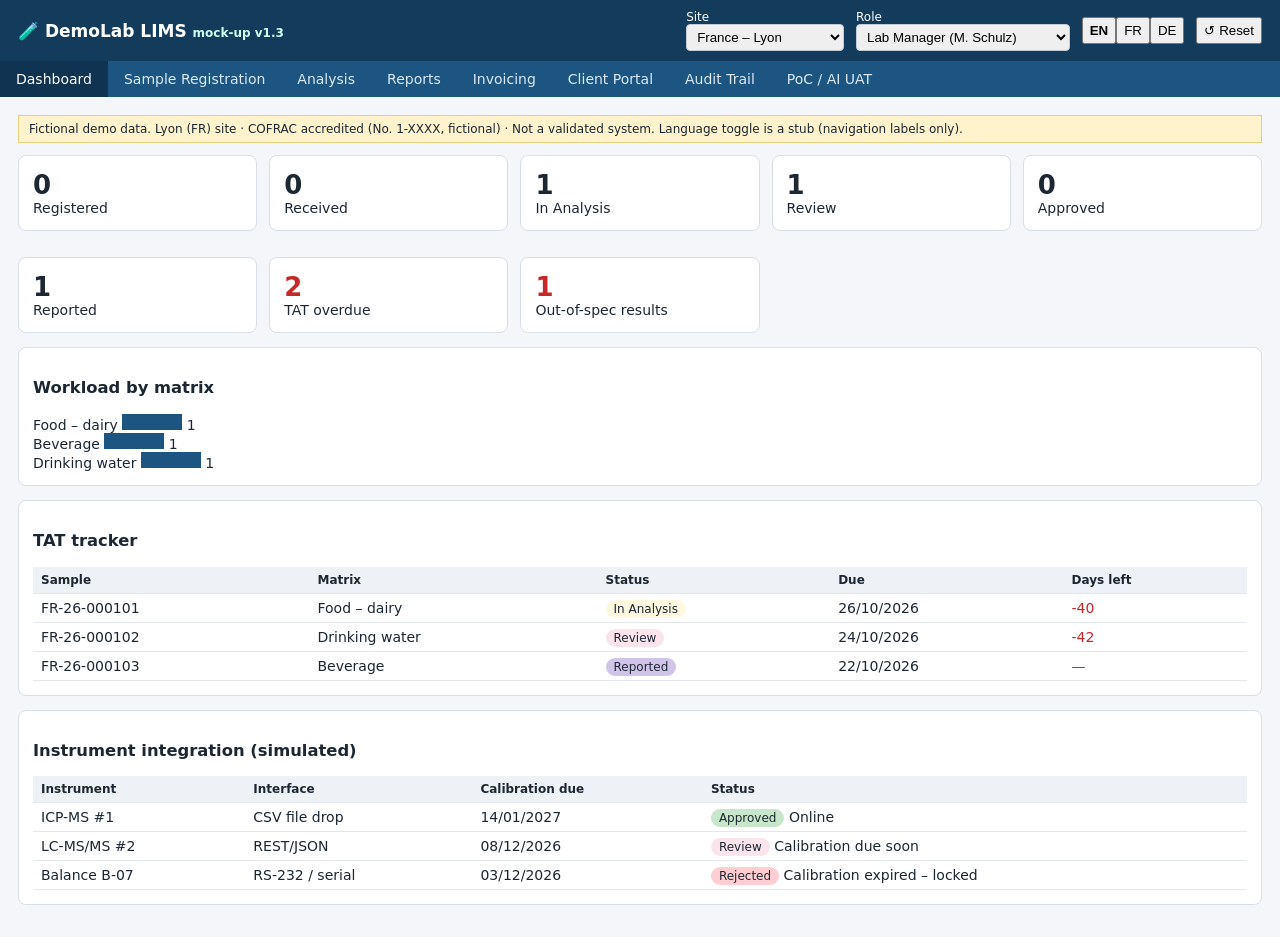
<file: index.html>
<!doctype html><html lang="en"><head><meta charset="utf-8"><meta name="viewport" content="width=device-width,initial-scale=1"><title>DemoLab LIMS – dash</title><link rel="stylesheet" href="style.css"></head>
<body data-page="dash"><main id="main" data-testid="page-dash"></main><script src="data.js"></script><script src="app.js"></script></body></html>
</file>
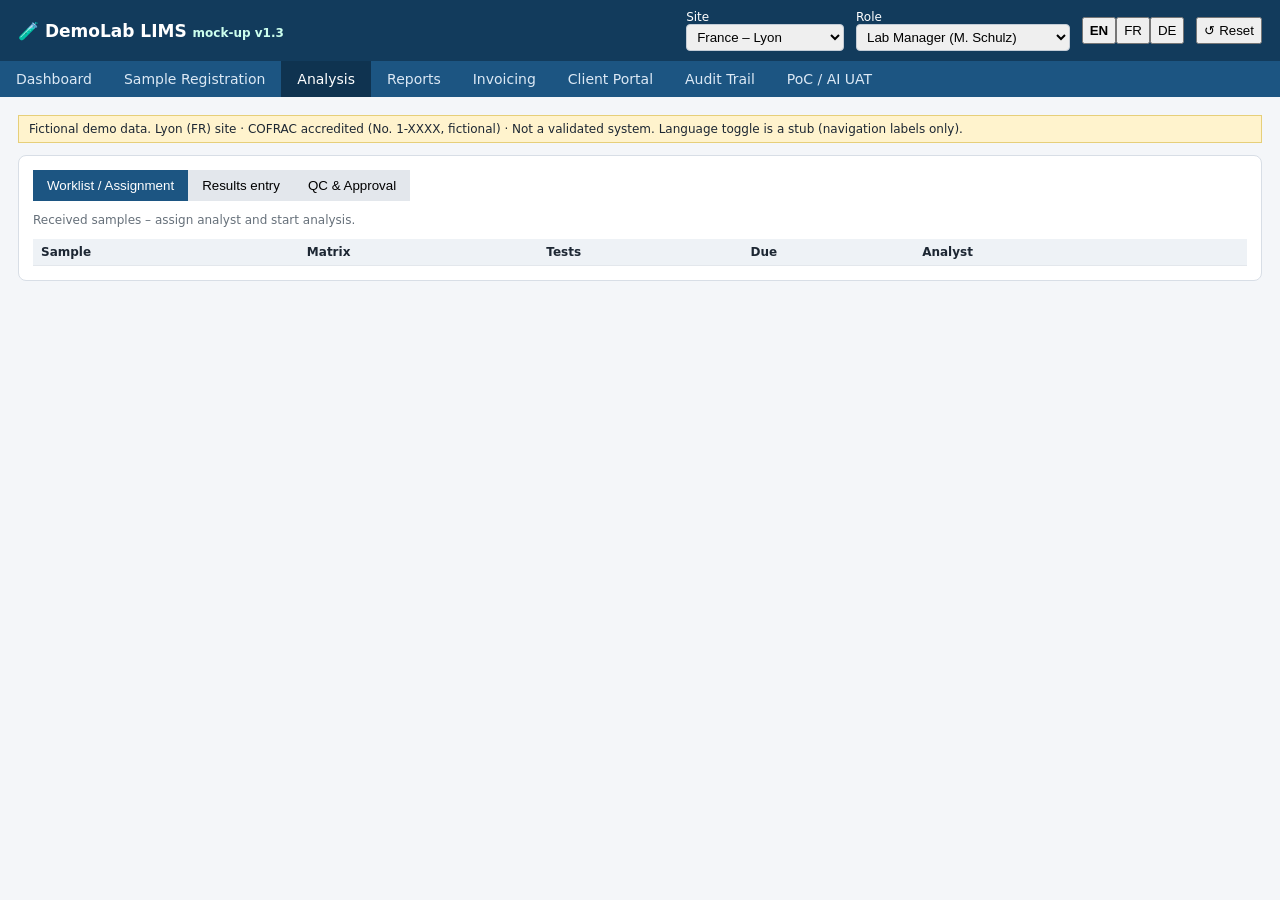
<file: analysis.html>
<!doctype html><html lang="en"><head><meta charset="utf-8"><meta name="viewport" content="width=device-width,initial-scale=1"><title>DemoLab LIMS – analysis</title><link rel="stylesheet" href="style.css"></head>
<body data-page="analysis"><main id="main" data-testid="page-analysis"></main><script src="data.js"></script><script src="app.js"></script></body></html>
</file>
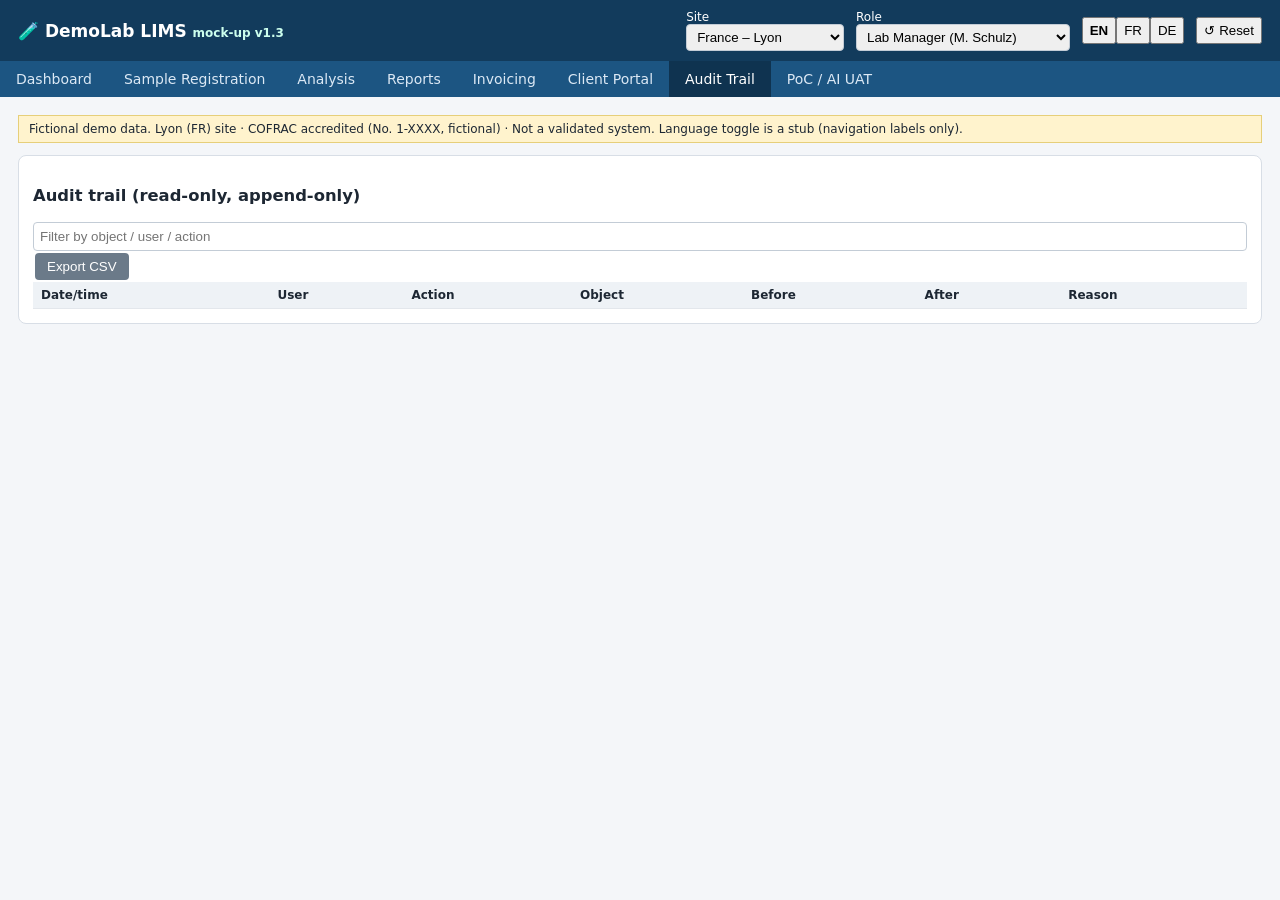
<file: audit.html>
<!doctype html><html lang="en"><head><meta charset="utf-8"><meta name="viewport" content="width=device-width,initial-scale=1"><title>DemoLab LIMS – audit</title><link rel="stylesheet" href="style.css"></head>
<body data-page="audit"><main id="main" data-testid="page-audit"></main><script src="data.js"></script><script src="app.js"></script></body></html>
</file>
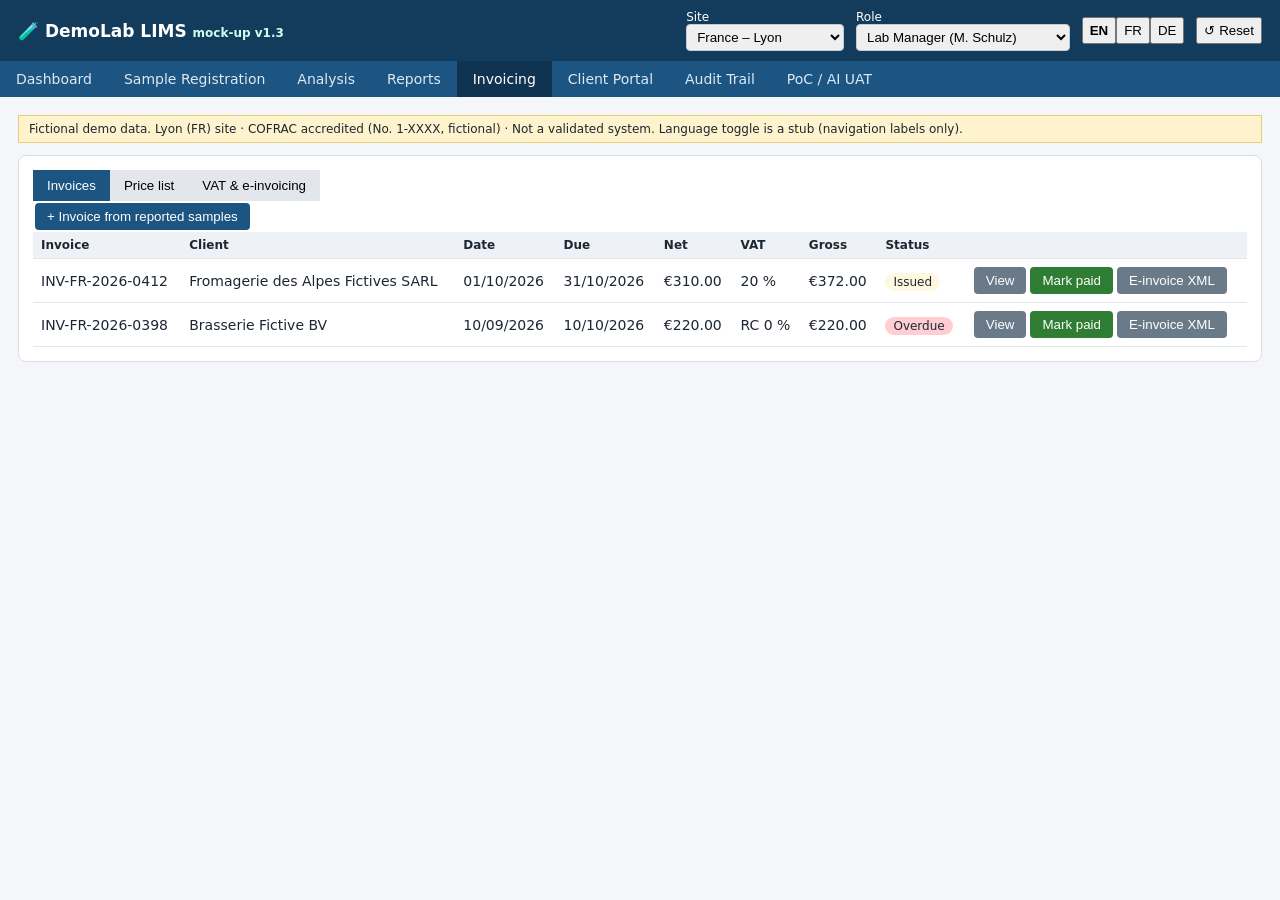
<file: invoicing.html>
<!doctype html><html lang="en"><head><meta charset="utf-8"><meta name="viewport" content="width=device-width,initial-scale=1"><title>DemoLab LIMS – invoicing</title><link rel="stylesheet" href="style.css"></head>
<body data-page="invoicing"><main id="main" data-testid="page-invoicing"></main><script src="data.js"></script><script src="app.js"></script></body></html>
</file>
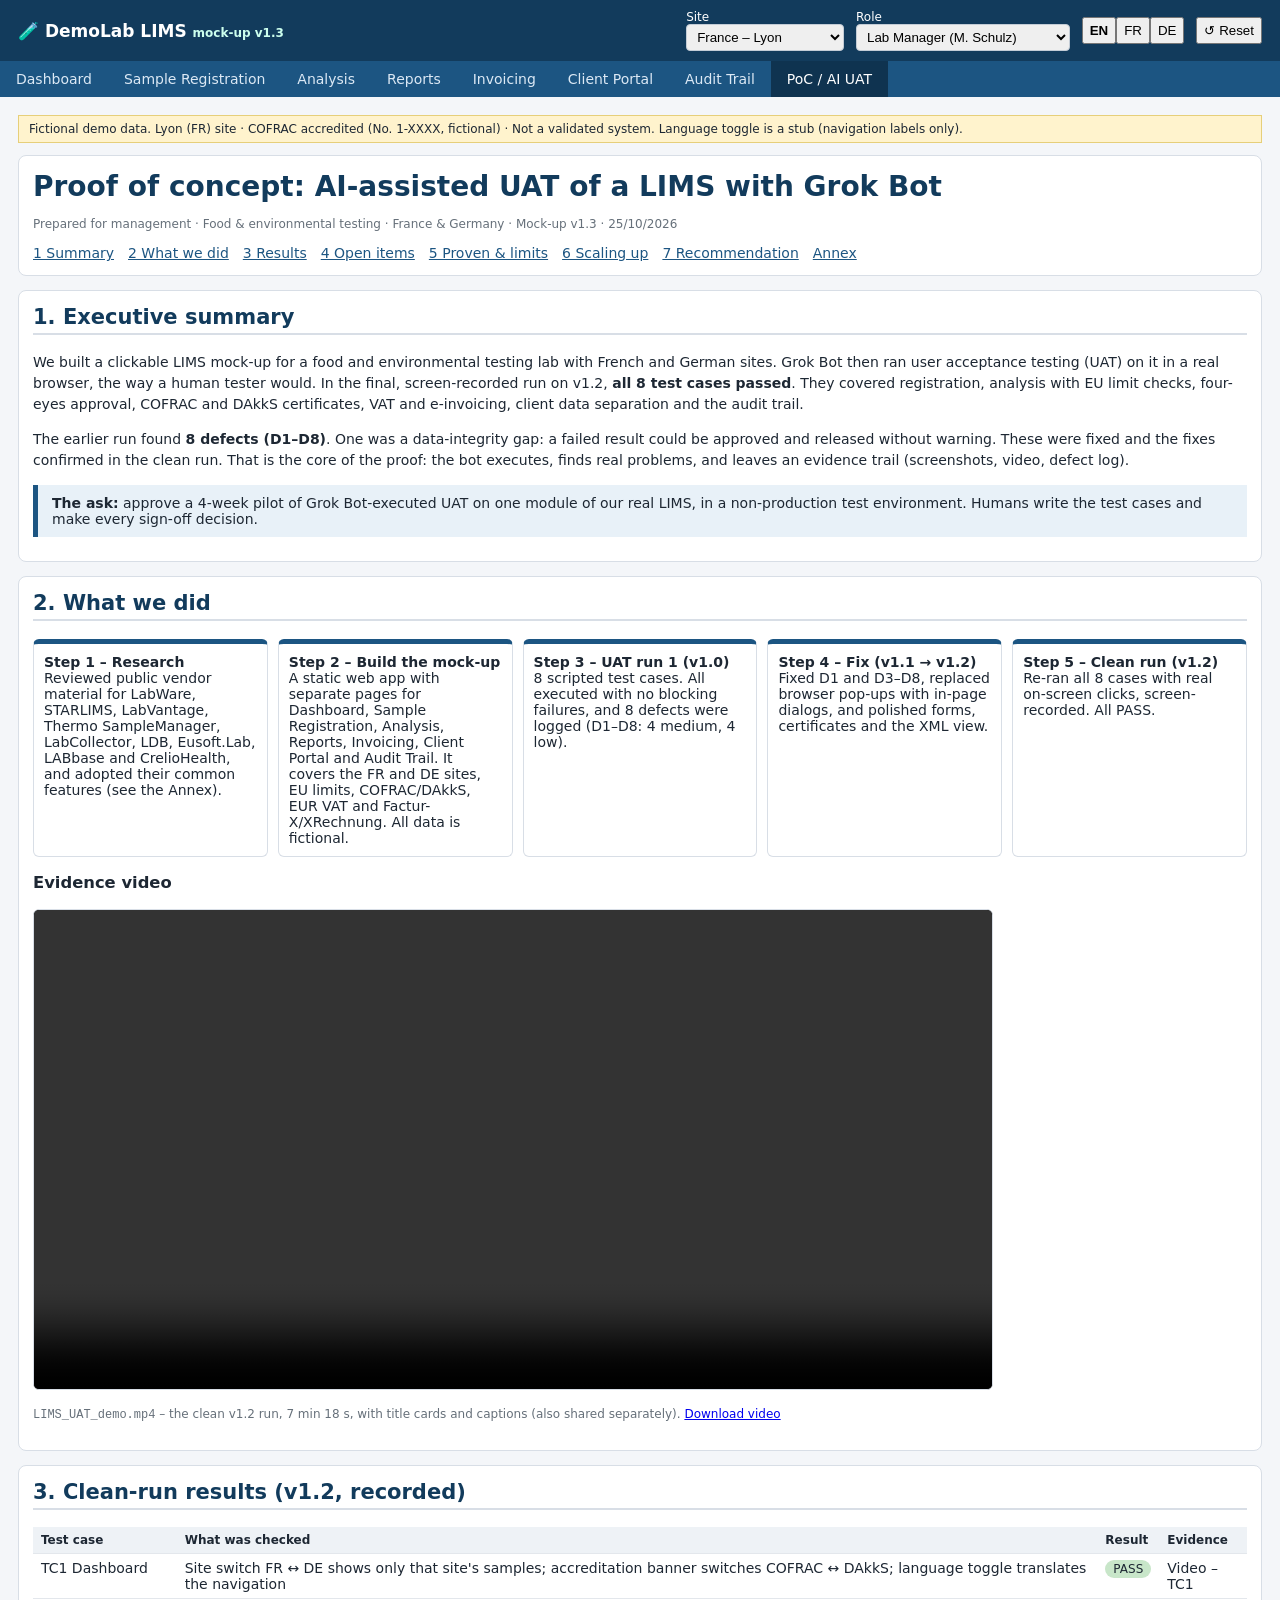
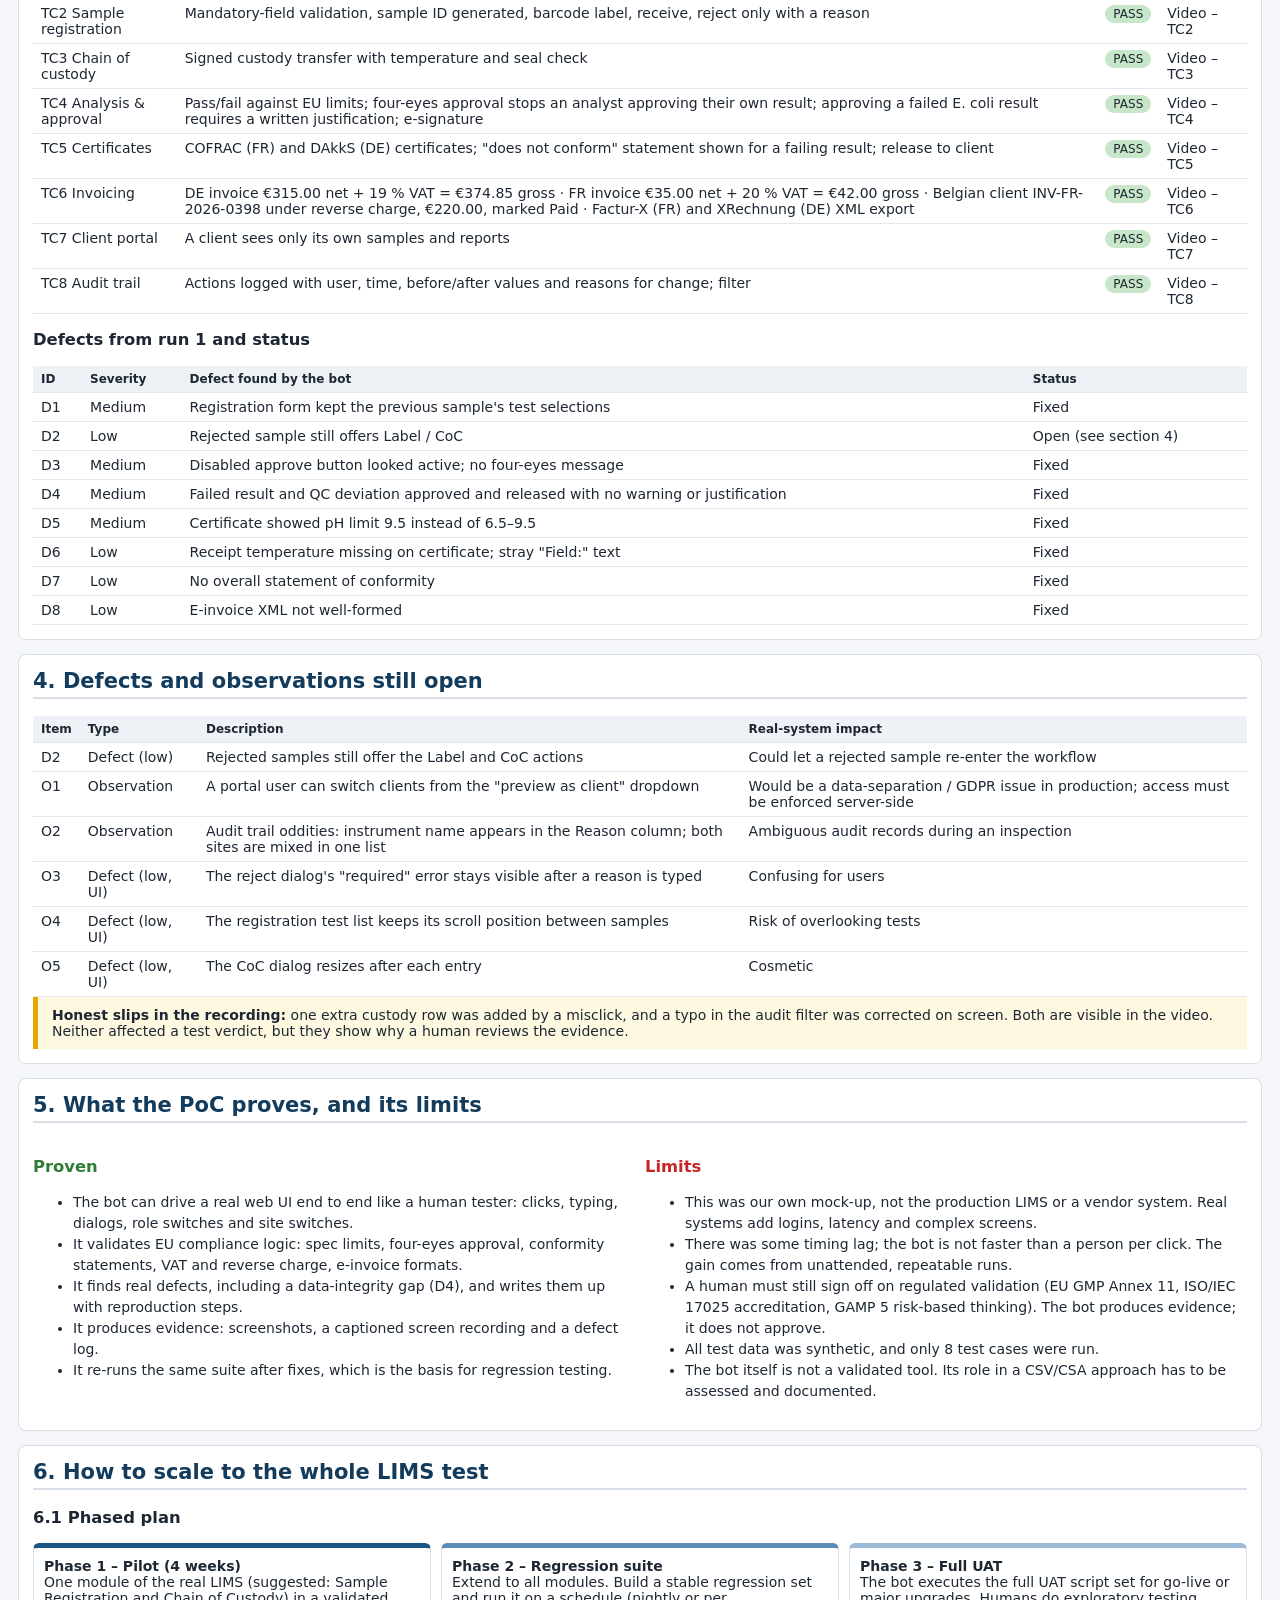
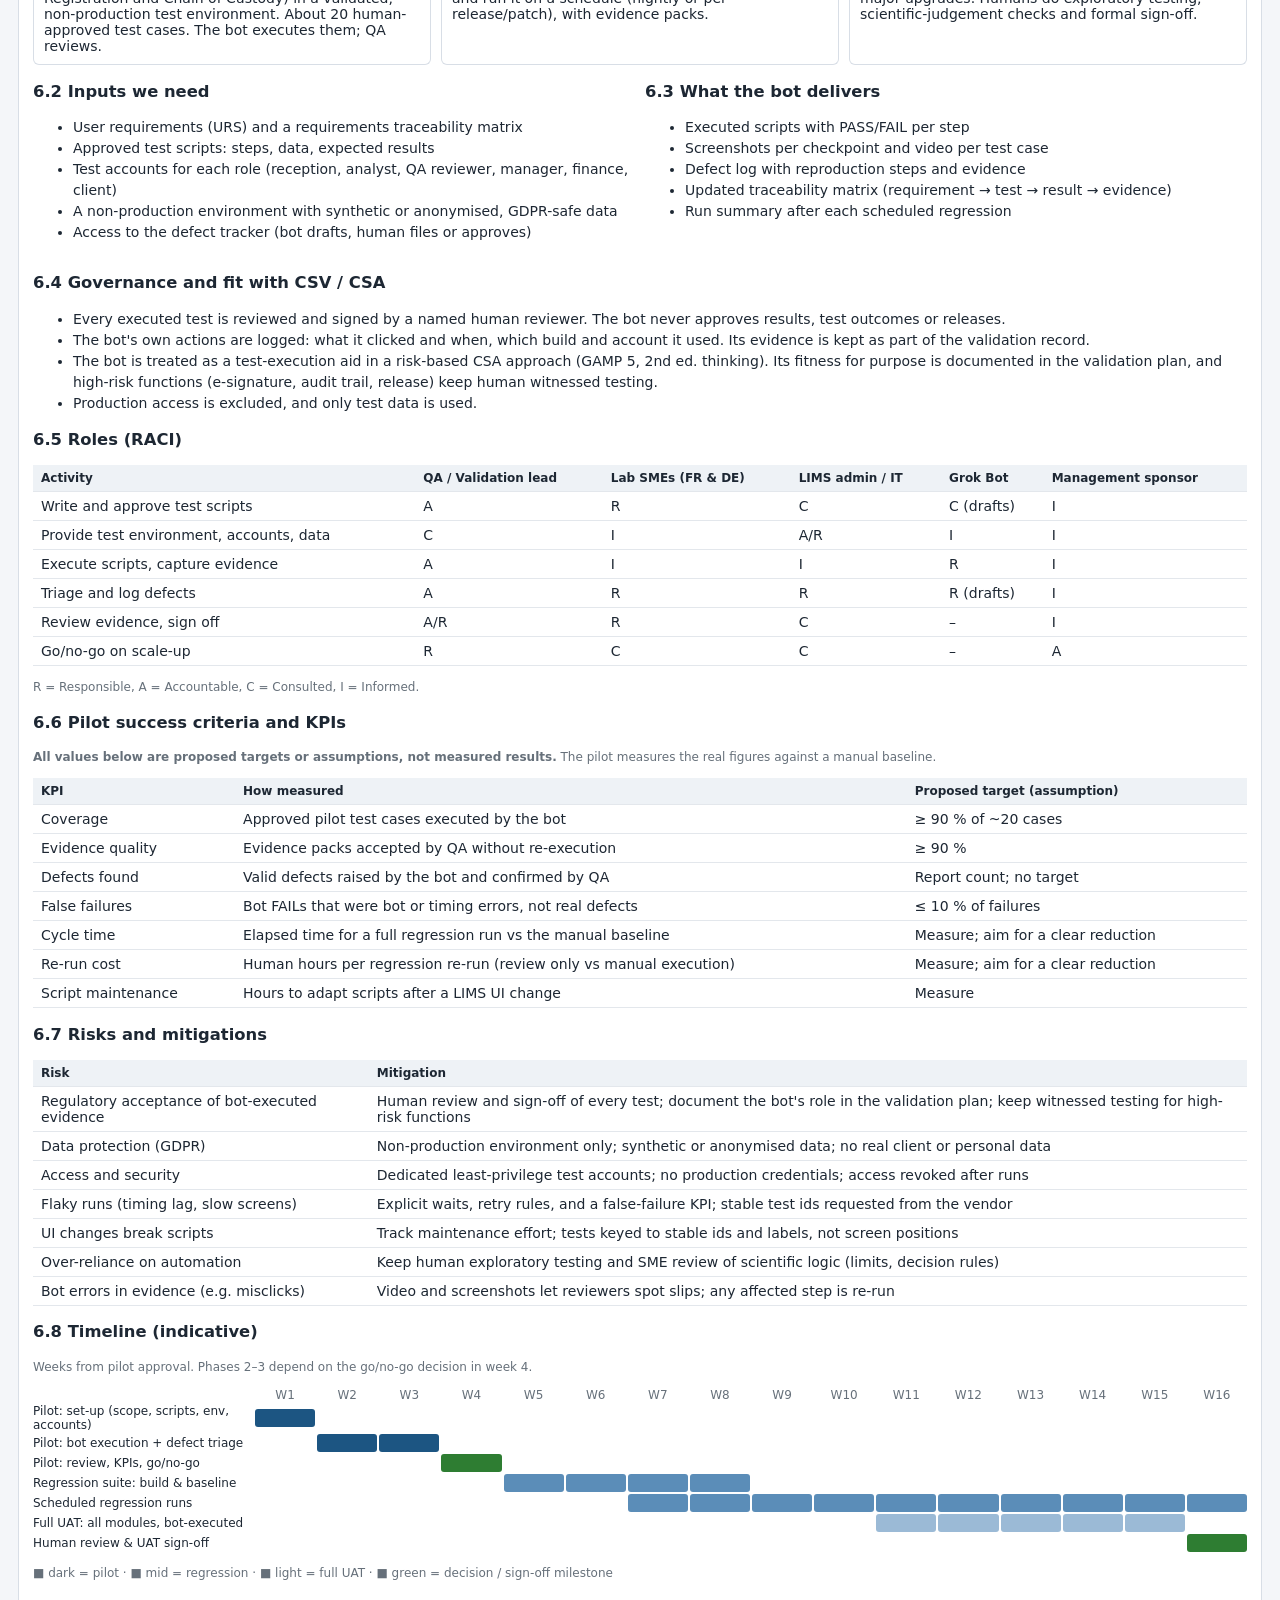
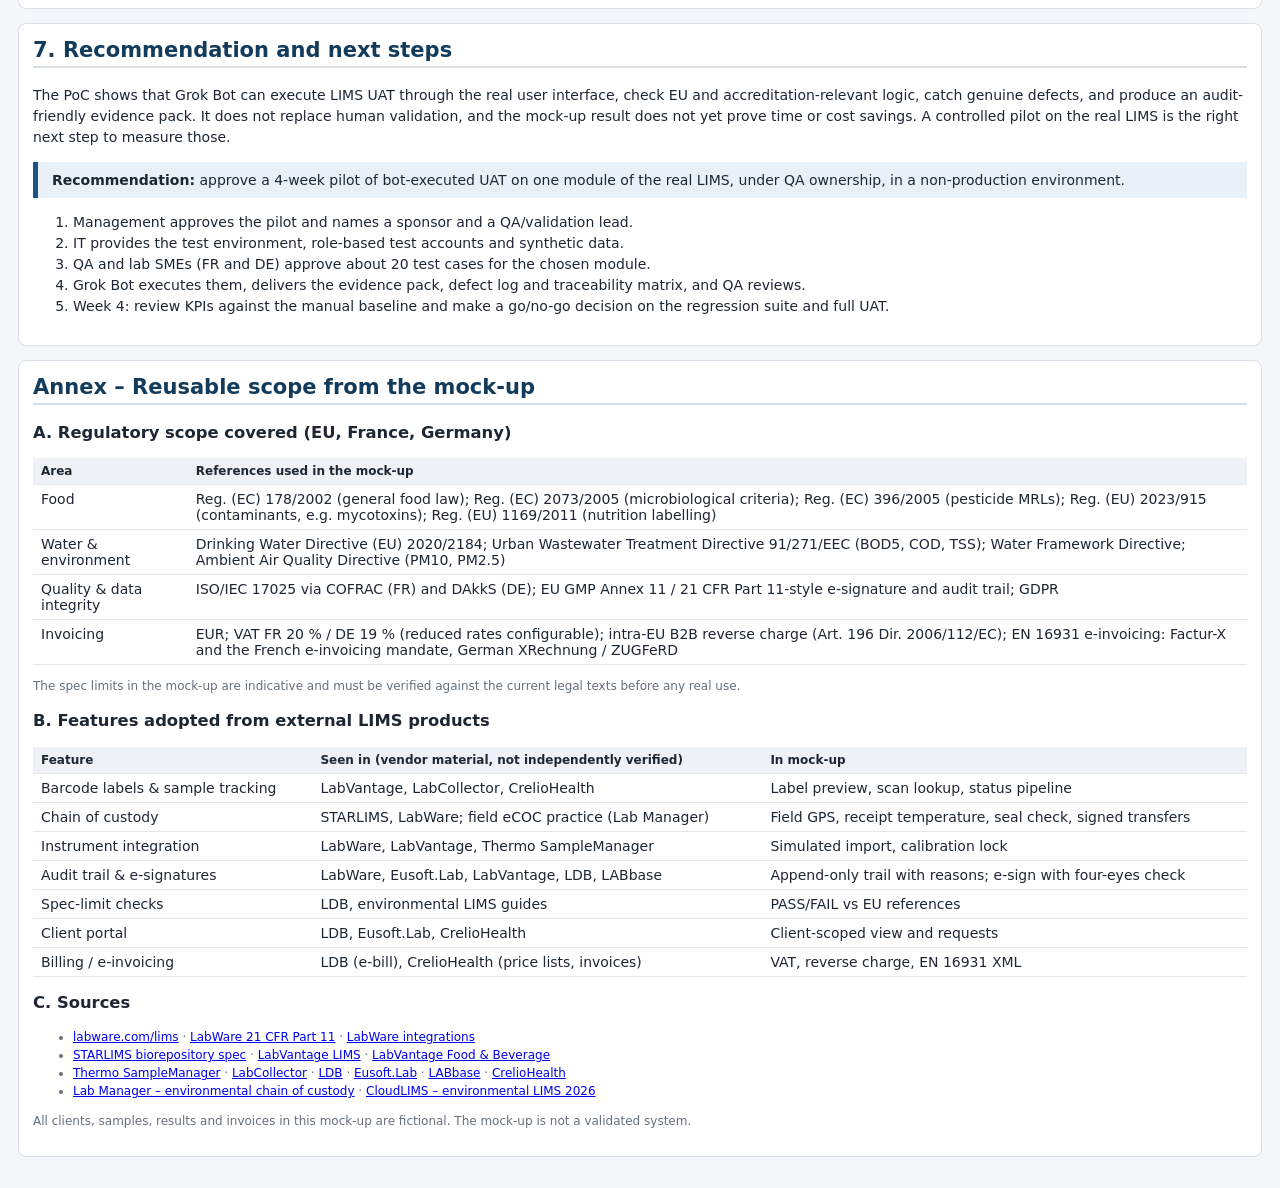
<file: poc.html>
<!doctype html><html lang="en"><head><meta charset="utf-8"><meta name="viewport" content="width=device-width,initial-scale=1"><title>DemoLab LIMS – PoC / AI UAT</title><link rel="stylesheet" href="style.css"></head>
<body data-page="poc"><main id="main" data-testid="page-poc" class="poc">
<div class="card"><h1 style="margin:0 0 6px;color:#123b5c" data-testid="poc-title">Proof of concept: AI-assisted UAT of a LIMS with Grok Bot</h1>
<p class="small">Prepared for management · Food &amp; environmental testing · France &amp; Germany · Mock-up v1.3 · 25/10/2026</p>
<div class="toc" data-testid="poc-toc"><a href="#s1">1 Summary</a><a href="#s2">2 What we did</a><a href="#s3">3 Results</a><a href="#s4">4 Open items</a><a href="#s5">5 Proven &amp; limits</a><a href="#s6">6 Scaling up</a><a href="#s7">7 Recommendation</a><a href="#ref">Annex</a></div></div>

<section class="card" id="s1" data-testid="poc-s1"><h2>1. Executive summary</h2>
<p>We built a clickable LIMS mock-up for a food and environmental testing lab with French and German sites. Grok Bot then ran user acceptance testing (UAT) on it in a real browser, the way a human tester would. In the final, screen-recorded run on v1.2, <b>all 8 test cases passed</b>. They covered registration, analysis with EU limit checks, four-eyes approval, COFRAC and DAkkS certificates, VAT and e-invoicing, client data separation and the audit trail.</p>
<p>The earlier run found <b>8 defects (D1–D8)</b>. One was a data-integrity gap: a failed result could be approved and released without warning. These were fixed and the fixes confirmed in the clean run. That is the core of the proof: the bot executes, finds real problems, and leaves an evidence trail (screenshots, video, defect log).</p>
<div class="ask" data-testid="poc-ask"><b>The ask:</b> approve a 4-week pilot of Grok Bot-executed UAT on one module of our real LIMS, in a non-production test environment. Humans write the test cases and make every sign-off decision.</div></section>

<section class="card" id="s2" data-testid="poc-s2"><h2>2. What we did</h2>
<div class="phase"><div><b>Step 1 – Research</b><br>Reviewed public vendor material for LabWare, STARLIMS, LabVantage, Thermo SampleManager, LabCollector, LDB, Eusoft.Lab, LABbase and CrelioHealth, and adopted their common features (see the Annex).</div>
<div><b>Step 2 – Build the mock-up</b><br>A static web app with separate pages for Dashboard, Sample Registration, Analysis, Reports, Invoicing, Client Portal and Audit Trail. It covers the FR and DE sites, EU limits, COFRAC/DAkkS, EUR VAT and Factur-X/XRechnung. All data is fictional.</div>
<div><b>Step 3 – UAT run 1 (v1.0)</b><br>8 scripted test cases. All executed with no blocking failures, and 8 defects were logged (D1–D8: 4 medium, 4 low).</div>
<div><b>Step 4 – Fix (v1.1 → v1.2)</b><br>Fixed D1 and D3–D8, replaced browser pop-ups with in-page dialogs, and polished forms, certificates and the XML view.</div>
<div><b>Step 5 – Clean run (v1.2)</b><br>Re-ran all 8 cases with real on-screen clicks, screen-recorded. All PASS.</div></div>
<h3>Evidence video</h3>
<video controls preload="metadata" src="media/LIMS_UAT_demo.mp4" data-testid="poc-video" id="poc-video"></video>
<p class="small"><code>LIMS_UAT_demo.mp4</code> – the clean v1.2 run, 7 min 18 s, with title cards and captions (also shared separately). <a href="media/LIMS_UAT_demo.mp4" data-testid="poc-video-link" download>Download video</a></p></section>

<section class="card" id="s3" data-testid="poc-s3"><h2>3. Clean-run results (v1.2, recorded)</h2><div class="tbl"><table data-testid="poc-results-table">
<tr><th>Test case</th><th>What was checked</th><th>Result</th><th>Evidence</th></tr>
<tr><td>TC1 Dashboard</td><td>Site switch FR ↔ DE shows only that site's samples; accreditation banner switches COFRAC ↔ DAkkS; language toggle translates the navigation</td><td><span class="pill s-PASS">PASS</span></td><td>Video – TC1</td></tr>
<tr><td>TC2 Sample registration</td><td>Mandatory-field validation, sample ID generated, barcode label, receive, reject only with a reason</td><td><span class="pill s-PASS">PASS</span></td><td>Video – TC2</td></tr>
<tr><td>TC3 Chain of custody</td><td>Signed custody transfer with temperature and seal check</td><td><span class="pill s-PASS">PASS</span></td><td>Video – TC3</td></tr>
<tr><td>TC4 Analysis &amp; approval</td><td>Pass/fail against EU limits; four-eyes approval stops an analyst approving their own result; approving a failed E. coli result requires a written justification; e-signature</td><td><span class="pill s-PASS">PASS</span></td><td>Video – TC4</td></tr>
<tr><td>TC5 Certificates</td><td>COFRAC (FR) and DAkkS (DE) certificates; "does not conform" statement shown for a failing result; release to client</td><td><span class="pill s-PASS">PASS</span></td><td>Video – TC5</td></tr>
<tr><td>TC6 Invoicing</td><td>DE invoice €315.00 net + 19 % VAT = €374.85 gross · FR invoice €35.00 net + 20 % VAT = €42.00 gross · Belgian client INV-FR-2026-0398 under reverse charge, €220.00, marked Paid · Factur-X (FR) and XRechnung (DE) XML export</td><td><span class="pill s-PASS">PASS</span></td><td>Video – TC6</td></tr>
<tr><td>TC7 Client portal</td><td>A client sees only its own samples and reports</td><td><span class="pill s-PASS">PASS</span></td><td>Video – TC7</td></tr>
<tr><td>TC8 Audit trail</td><td>Actions logged with user, time, before/after values and reasons for change; filter</td><td><span class="pill s-PASS">PASS</span></td><td>Video – TC8</td></tr>
</table></div>
<h3>Defects from run 1 and status</h3><div class="tbl"><table data-testid="poc-defects-fixed">
<tr><th>ID</th><th>Severity</th><th>Defect found by the bot</th><th>Status</th></tr>
<tr><td>D1</td><td>Medium</td><td>Registration form kept the previous sample's test selections</td><td>Fixed</td></tr>
<tr><td>D2</td><td>Low</td><td>Rejected sample still offers Label / CoC</td><td>Open (see section 4)</td></tr>
<tr><td>D3</td><td>Medium</td><td>Disabled approve button looked active; no four-eyes message</td><td>Fixed</td></tr>
<tr><td>D4</td><td>Medium</td><td>Failed result and QC deviation approved and released with no warning or justification</td><td>Fixed</td></tr>
<tr><td>D5</td><td>Medium</td><td>Certificate showed pH limit 9.5 instead of 6.5–9.5</td><td>Fixed</td></tr>
<tr><td>D6</td><td>Low</td><td>Receipt temperature missing on certificate; stray "Field:" text</td><td>Fixed</td></tr>
<tr><td>D7</td><td>Low</td><td>No overall statement of conformity</td><td>Fixed</td></tr>
<tr><td>D8</td><td>Low</td><td>E-invoice XML not well-formed</td><td>Fixed</td></tr></table></div></section>

<section class="card" id="s4" data-testid="poc-s4"><h2>4. Defects and observations still open</h2><div class="tbl"><table data-testid="poc-open-table">
<tr><th>Item</th><th>Type</th><th>Description</th><th>Real-system impact</th></tr>
<tr><td>D2</td><td>Defect (low)</td><td>Rejected samples still offer the Label and CoC actions</td><td>Could let a rejected sample re-enter the workflow</td></tr>
<tr><td>O1</td><td>Observation</td><td>A portal user can switch clients from the "preview as client" dropdown</td><td>Would be a data-separation / GDPR issue in production; access must be enforced server-side</td></tr>
<tr><td>O2</td><td>Observation</td><td>Audit trail oddities: instrument name appears in the Reason column; both sites are mixed in one list</td><td>Ambiguous audit records during an inspection</td></tr>
<tr><td>O3</td><td>Defect (low, UI)</td><td>The reject dialog's "required" error stays visible after a reason is typed</td><td>Confusing for users</td></tr>
<tr><td>O4</td><td>Defect (low, UI)</td><td>The registration test list keeps its scroll position between samples</td><td>Risk of overlooking tests</td></tr>
<tr><td>O5</td><td>Defect (low, UI)</td><td>The CoC dialog resizes after each entry</td><td>Cosmetic</td></tr></table></div>
<div class="warnbox" data-testid="poc-slips"><b>Honest slips in the recording:</b> one extra custody row was added by a misclick, and a typo in the audit filter was corrected on screen. Both are visible in the video. Neither affected a test verdict, but they show why a human reviews the evidence.</div></section>

<section class="card" id="s5" data-testid="poc-s5"><h2>5. What the PoC proves, and its limits</h2>
<div class="row"><div><h3 style="color:#2e7d32">Proven</h3><ul>
<li>The bot can drive a real web UI end to end like a human tester: clicks, typing, dialogs, role switches and site switches.</li>
<li>It validates EU compliance logic: spec limits, four-eyes approval, conformity statements, VAT and reverse charge, e-invoice formats.</li>
<li>It finds real defects, including a data-integrity gap (D4), and writes them up with reproduction steps.</li>
<li>It produces evidence: screenshots, a captioned screen recording and a defect log.</li>
<li>It re-runs the same suite after fixes, which is the basis for regression testing.</li></ul></div>
<div><h3 style="color:#c62828">Limits</h3><ul>
<li>This was our own mock-up, not the production LIMS or a vendor system. Real systems add logins, latency and complex screens.</li>
<li>There was some timing lag; the bot is not faster than a person per click. The gain comes from unattended, repeatable runs.</li>
<li>A human must still sign off on regulated validation (EU GMP Annex 11, ISO/IEC 17025 accreditation, GAMP 5 risk-based thinking). The bot produces evidence; it does not approve.</li>
<li>All test data was synthetic, and only 8 test cases were run.</li>
<li>The bot itself is not a validated tool. Its role in a CSV/CSA approach has to be assessed and documented.</li></ul></div></div></section>

<section class="card" id="s6" data-testid="poc-s6"><h2>6. How to scale to the whole LIMS test</h2>
<h3>6.1 Phased plan</h3><div class="phase" data-testid="poc-phases">
<div><b>Phase 1 – Pilot (4 weeks)</b><br>One module of the real LIMS (suggested: Sample Registration and Chain of Custody) in a validated, non-production test environment. About 20 human-approved test cases. The bot executes them; QA reviews.</div>
<div style="border-top-color:#5b8db8"><b>Phase 2 – Regression suite</b><br>Extend to all modules. Build a stable regression set and run it on a schedule (nightly or per release/patch), with evidence packs.</div>
<div style="border-top-color:#9bbad6"><b>Phase 3 – Full UAT</b><br>The bot executes the full UAT script set for go-live or major upgrades. Humans do exploratory testing, scientific-judgement checks and formal sign-off.</div></div>
<div class="row"><div><h3>6.2 Inputs we need</h3><ul data-testid="poc-inputs">
<li>User requirements (URS) and a requirements traceability matrix</li><li>Approved test scripts: steps, data, expected results</li>
<li>Test accounts for each role (reception, analyst, QA reviewer, manager, finance, client)</li>
<li>A non-production environment with synthetic or anonymised, GDPR-safe data</li><li>Access to the defect tracker (bot drafts, human files or approves)</li></ul></div>
<div><h3>6.3 What the bot delivers</h3><ul data-testid="poc-outputs">
<li>Executed scripts with PASS/FAIL per step</li><li>Screenshots per checkpoint and video per test case</li>
<li>Defect log with reproduction steps and evidence</li><li>Updated traceability matrix (requirement → test → result → evidence)</li><li>Run summary after each scheduled regression</li></ul></div></div>
<h3>6.4 Governance and fit with CSV / CSA</h3><ul>
<li>Every executed test is reviewed and signed by a named human reviewer. The bot never approves results, test outcomes or releases.</li>
<li>The bot's own actions are logged: what it clicked and when, which build and account it used. Its evidence is kept as part of the validation record.</li>
<li>The bot is treated as a test-execution aid in a risk-based CSA approach (GAMP 5, 2nd ed. thinking). Its fitness for purpose is documented in the validation plan, and high-risk functions (e-signature, audit trail, release) keep human witnessed testing.</li>
<li>Production access is excluded, and only test data is used.</li></ul>
<h3>6.5 Roles (RACI)</h3><div class="tbl"><table data-testid="poc-raci">
<tr><th>Activity</th><th>QA / Validation lead</th><th>Lab SMEs (FR &amp; DE)</th><th>LIMS admin / IT</th><th>Grok Bot</th><th>Management sponsor</th></tr>
<tr><td>Write and approve test scripts</td><td>A</td><td>R</td><td>C</td><td>C (drafts)</td><td>I</td></tr>
<tr><td>Provide test environment, accounts, data</td><td>C</td><td>I</td><td>A/R</td><td>I</td><td>I</td></tr>
<tr><td>Execute scripts, capture evidence</td><td>A</td><td>I</td><td>I</td><td>R</td><td>I</td></tr>
<tr><td>Triage and log defects</td><td>A</td><td>R</td><td>R</td><td>R (drafts)</td><td>I</td></tr>
<tr><td>Review evidence, sign off</td><td>A/R</td><td>R</td><td>C</td><td>–</td><td>I</td></tr>
<tr><td>Go/no-go on scale-up</td><td>R</td><td>C</td><td>C</td><td>–</td><td>A</td></tr></table></div>
<p class="small">R = Responsible, A = Accountable, C = Consulted, I = Informed.</p>
<h3>6.6 Pilot success criteria and KPIs</h3>
<p class="small"><b>All values below are proposed targets or assumptions, not measured results.</b> The pilot measures the real figures against a manual baseline.</p><div class="tbl"><table data-testid="poc-kpis">
<tr><th>KPI</th><th>How measured</th><th>Proposed target (assumption)</th></tr>
<tr><td>Coverage</td><td>Approved pilot test cases executed by the bot</td><td>≥ 90 % of ~20 cases</td></tr>
<tr><td>Evidence quality</td><td>Evidence packs accepted by QA without re-execution</td><td>≥ 90 %</td></tr>
<tr><td>Defects found</td><td>Valid defects raised by the bot and confirmed by QA</td><td>Report count; no target</td></tr>
<tr><td>False failures</td><td>Bot FAILs that were bot or timing errors, not real defects</td><td>≤ 10 % of failures</td></tr>
<tr><td>Cycle time</td><td>Elapsed time for a full regression run vs the manual baseline</td><td>Measure; aim for a clear reduction</td></tr>
<tr><td>Re-run cost</td><td>Human hours per regression re-run (review only vs manual execution)</td><td>Measure; aim for a clear reduction</td></tr>
<tr><td>Script maintenance</td><td>Hours to adapt scripts after a LIMS UI change</td><td>Measure</td></tr></table></div>
<h3>6.7 Risks and mitigations</h3><div class="tbl"><table data-testid="poc-risks">
<tr><th>Risk</th><th>Mitigation</th></tr>
<tr><td>Regulatory acceptance of bot-executed evidence</td><td>Human review and sign-off of every test; document the bot's role in the validation plan; keep witnessed testing for high-risk functions</td></tr>
<tr><td>Data protection (GDPR)</td><td>Non-production environment only; synthetic or anonymised data; no real client or personal data</td></tr>
<tr><td>Access and security</td><td>Dedicated least-privilege test accounts; no production credentials; access revoked after runs</td></tr>
<tr><td>Flaky runs (timing lag, slow screens)</td><td>Explicit waits, retry rules, and a false-failure KPI; stable test ids requested from the vendor</td></tr>
<tr><td>UI changes break scripts</td><td>Track maintenance effort; tests keyed to stable ids and labels, not screen positions</td></tr>
<tr><td>Over-reliance on automation</td><td>Keep human exploratory testing and SME review of scientific logic (limits, decision rules)</td></tr>
<tr><td>Bot errors in evidence (e.g. misclicks)</td><td>Video and screenshots let reviewers spot slips; any affected step is re-run</td></tr></table></div>
<h3>6.8 Timeline (indicative)</h3>
<p class="small">Weeks from pilot approval. Phases 2–3 depend on the go/no-go decision in week 4.</p>
<div class="gantt" data-testid="poc-gantt"><div></div><div class="h">W1</div><div class="h">W2</div><div class="h">W3</div><div class="h">W4</div><div class="h">W5</div><div class="h">W6</div><div class="h">W7</div><div class="h">W8</div><div class="h">W9</div><div class="h">W10</div><div class="h">W11</div><div class="h">W12</div><div class="h">W13</div><div class="h">W14</div><div class="h">W15</div><div class="h">W16</div><div>Pilot: set-up (scope, scripts, env, accounts)</div><div class="g " title="Pilot: set-up (scope, scripts, env, accounts): week 1–1"></div><div></div><div></div><div></div><div></div><div></div><div></div><div></div><div></div><div></div><div></div><div></div><div></div><div></div><div></div><div></div><div>Pilot: bot execution + defect triage</div><div></div><div class="g " title="Pilot: bot execution + defect triage: week 2–3"></div><div class="g " title="Pilot: bot execution + defect triage: week 2–3"></div><div></div><div></div><div></div><div></div><div></div><div></div><div></div><div></div><div></div><div></div><div></div><div></div><div></div><div>Pilot: review, KPIs, go/no-go</div><div></div><div></div><div></div><div class="g m" title="Pilot: review, KPIs, go/no-go: week 4–4"></div><div></div><div></div><div></div><div></div><div></div><div></div><div></div><div></div><div></div><div></div><div></div><div></div><div>Regression suite: build & baseline</div><div></div><div></div><div></div><div></div><div class="g b" title="Regression suite: build & baseline: week 5–8"></div><div class="g b" title="Regression suite: build & baseline: week 5–8"></div><div class="g b" title="Regression suite: build & baseline: week 5–8"></div><div class="g b" title="Regression suite: build & baseline: week 5–8"></div><div></div><div></div><div></div><div></div><div></div><div></div><div></div><div></div><div>Scheduled regression runs</div><div></div><div></div><div></div><div></div><div></div><div></div><div class="g b" title="Scheduled regression runs: week 7–16"></div><div class="g b" title="Scheduled regression runs: week 7–16"></div><div class="g b" title="Scheduled regression runs: week 7–16"></div><div class="g b" title="Scheduled regression runs: week 7–16"></div><div class="g b" title="Scheduled regression runs: week 7–16"></div><div class="g b" title="Scheduled regression runs: week 7–16"></div><div class="g b" title="Scheduled regression runs: week 7–16"></div><div class="g b" title="Scheduled regression runs: week 7–16"></div><div class="g b" title="Scheduled regression runs: week 7–16"></div><div class="g b" title="Scheduled regression runs: week 7–16"></div><div>Full UAT: all modules, bot-executed</div><div></div><div></div><div></div><div></div><div></div><div></div><div></div><div></div><div></div><div></div><div class="g c" title="Full UAT: all modules, bot-executed: week 11–15"></div><div class="g c" title="Full UAT: all modules, bot-executed: week 11–15"></div><div class="g c" title="Full UAT: all modules, bot-executed: week 11–15"></div><div class="g c" title="Full UAT: all modules, bot-executed: week 11–15"></div><div class="g c" title="Full UAT: all modules, bot-executed: week 11–15"></div><div></div><div>Human review & UAT sign-off</div><div></div><div></div><div></div><div></div><div></div><div></div><div></div><div></div><div></div><div></div><div></div><div></div><div></div><div></div><div></div><div class="g m" title="Human review & UAT sign-off: week 16–16"></div></div>
<p class="small">■ dark = pilot · ■ mid = regression · ■ light = full UAT · ■ green = decision / sign-off milestone</p></section>

<section class="card" id="s7" data-testid="poc-s7"><h2>7. Recommendation and next steps</h2>
<p>The PoC shows that Grok Bot can execute LIMS UAT through the real user interface, check EU and accreditation-relevant logic, catch genuine defects, and produce an audit-friendly evidence pack. It does not replace human validation, and the mock-up result does not yet prove time or cost savings. A controlled pilot on the real LIMS is the right next step to measure those.</p>
<div class="ask"><b>Recommendation:</b> approve a 4-week pilot of bot-executed UAT on one module of the real LIMS, under QA ownership, in a non-production environment.</div>
<ol data-testid="poc-next-steps"><li>Management approves the pilot and names a sponsor and a QA/validation lead.</li>
<li>IT provides the test environment, role-based test accounts and synthetic data.</li>
<li>QA and lab SMEs (FR and DE) approve about 20 test cases for the chosen module.</li>
<li>Grok Bot executes them, delivers the evidence pack, defect log and traceability matrix, and QA reviews.</li>
<li>Week 4: review KPIs against the manual baseline and make a go/no-go decision on the regression suite and full UAT.</li></ol></section>

<section class="card" id="ref" data-testid="poc-annex"><h2>Annex – Reusable scope from the mock-up</h2>
<h3>A. Regulatory scope covered (EU, France, Germany)</h3><div class="tbl"><table data-testid="poc-reg-table">
<tr><th>Area</th><th>References used in the mock-up</th></tr>
<tr><td>Food</td><td>Reg. (EC) 178/2002 (general food law); Reg. (EC) 2073/2005 (microbiological criteria); Reg. (EC) 396/2005 (pesticide MRLs); Reg. (EU) 2023/915 (contaminants, e.g. mycotoxins); Reg. (EU) 1169/2011 (nutrition labelling)</td></tr>
<tr><td>Water &amp; environment</td><td>Drinking Water Directive (EU) 2020/2184; Urban Wastewater Treatment Directive 91/271/EEC (BOD5, COD, TSS); Water Framework Directive; Ambient Air Quality Directive (PM10, PM2.5)</td></tr>
<tr><td>Quality &amp; data integrity</td><td>ISO/IEC 17025 via COFRAC (FR) and DAkkS (DE); EU GMP Annex 11 / 21 CFR Part 11-style e-signature and audit trail; GDPR</td></tr>
<tr><td>Invoicing</td><td>EUR; VAT FR 20 % / DE 19 % (reduced rates configurable); intra-EU B2B reverse charge (Art. 196 Dir. 2006/112/EC); EN 16931 e-invoicing: Factur-X and the French e-invoicing mandate, German XRechnung / ZUGFeRD</td></tr></table></div>
<p class="small">The spec limits in the mock-up are indicative and must be verified against the current legal texts before any real use.</p>
<h3>B. Features adopted from external LIMS products</h3><div class="tbl"><table data-testid="poc-vendor-table">
<tr><th>Feature</th><th>Seen in (vendor material, not independently verified)</th><th>In mock-up</th></tr>
<tr><td>Barcode labels &amp; sample tracking</td><td>LabVantage, LabCollector, CrelioHealth</td><td>Label preview, scan lookup, status pipeline</td></tr>
<tr><td>Chain of custody</td><td>STARLIMS, LabWare; field eCOC practice (Lab Manager)</td><td>Field GPS, receipt temperature, seal check, signed transfers</td></tr>
<tr><td>Instrument integration</td><td>LabWare, LabVantage, Thermo SampleManager</td><td>Simulated import, calibration lock</td></tr>
<tr><td>Audit trail &amp; e-signatures</td><td>LabWare, Eusoft.Lab, LabVantage, LDB, LABbase</td><td>Append-only trail with reasons; e-sign with four-eyes check</td></tr>
<tr><td>Spec-limit checks</td><td>LDB, environmental LIMS guides</td><td>PASS/FAIL vs EU references</td></tr>
<tr><td>Client portal</td><td>LDB, Eusoft.Lab, CrelioHealth</td><td>Client-scoped view and requests</td></tr>
<tr><td>Billing / e-invoicing</td><td>LDB (e-bill), CrelioHealth (price lists, invoices)</td><td>VAT, reverse charge, EN 16931 XML</td></tr></table></div>
<h3>C. Sources</h3><ul class="small" data-testid="poc-sources">
<li><a href="https://www.labware.com/lims">labware.com/lims</a> · <a href="https://www.labware.com/blog/21-cfr-part-11">LabWare 21 CFR Part 11</a> · <a href="https://www.labware.com/lims/integration">LabWare integrations</a></li>
<li><a href="https://www.starlims.com/wp-content/uploads/2024/07/biorepository-lims-spec-document.pdf">STARLIMS biorepository spec</a> · <a href="https://www.labvantage.com/informatics/lims/">LabVantage LIMS</a> · <a href="https://www.labvantage.com/industries/food-beverage/">LabVantage Food &amp; Beverage</a></li>
<li><a href="https://www.thermofisher.com/us/en/home/digital-solutions/lab-informatics/lab-information-management-systems-lims/solutions/samplemanager.html">Thermo SampleManager</a> · <a href="https://labcollector.com/labcollector-lims/features/">LabCollector</a> · <a href="https://lims.eu/en/eco">LDB</a> · <a href="https://www.eusoft.co.uk/environmental-laboratories/">Eusoft.Lab</a> · <a href="https://gus-lab.com/en/software-lims/labbase/">LABbase</a> · <a href="https://creliohealth.com/in/lims/lims-software/cloud-based-lims">CrelioHealth</a></li>
<li><a href="https://www.labmanager.com/environmental-lab-lims-chain-of-custody-automation-for-field-sample-compliance-35513">Lab Manager – environmental chain of custody</a> · <a href="https://cloudlims.com/the-5-best-lims-for-environmental-testing-labs-in-2026/">CloudLIMS – environmental LIMS 2026</a></li></ul>
<p class="small">All clients, samples, results and invoices in this mock-up are fictional. The mock-up is not a validated system.</p></section>
</main><script src="data.js"></script><script src="app.js"></script></body></html>
</file>
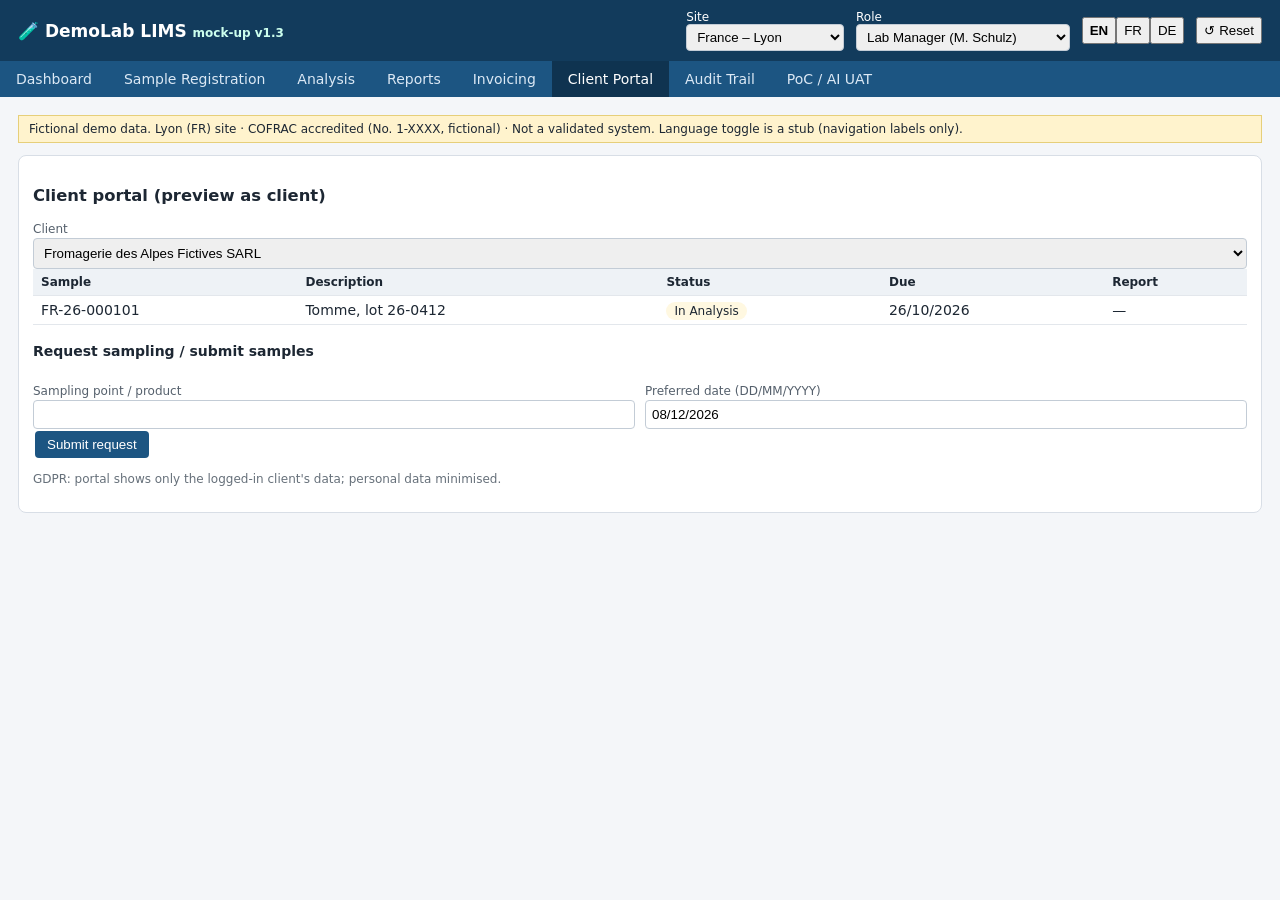
<file: portal.html>
<!doctype html><html lang="en"><head><meta charset="utf-8"><meta name="viewport" content="width=device-width,initial-scale=1"><title>DemoLab LIMS – portal</title><link rel="stylesheet" href="style.css"></head>
<body data-page="portal"><main id="main" data-testid="page-portal"></main><script src="data.js"></script><script src="app.js"></script></body></html>
</file>
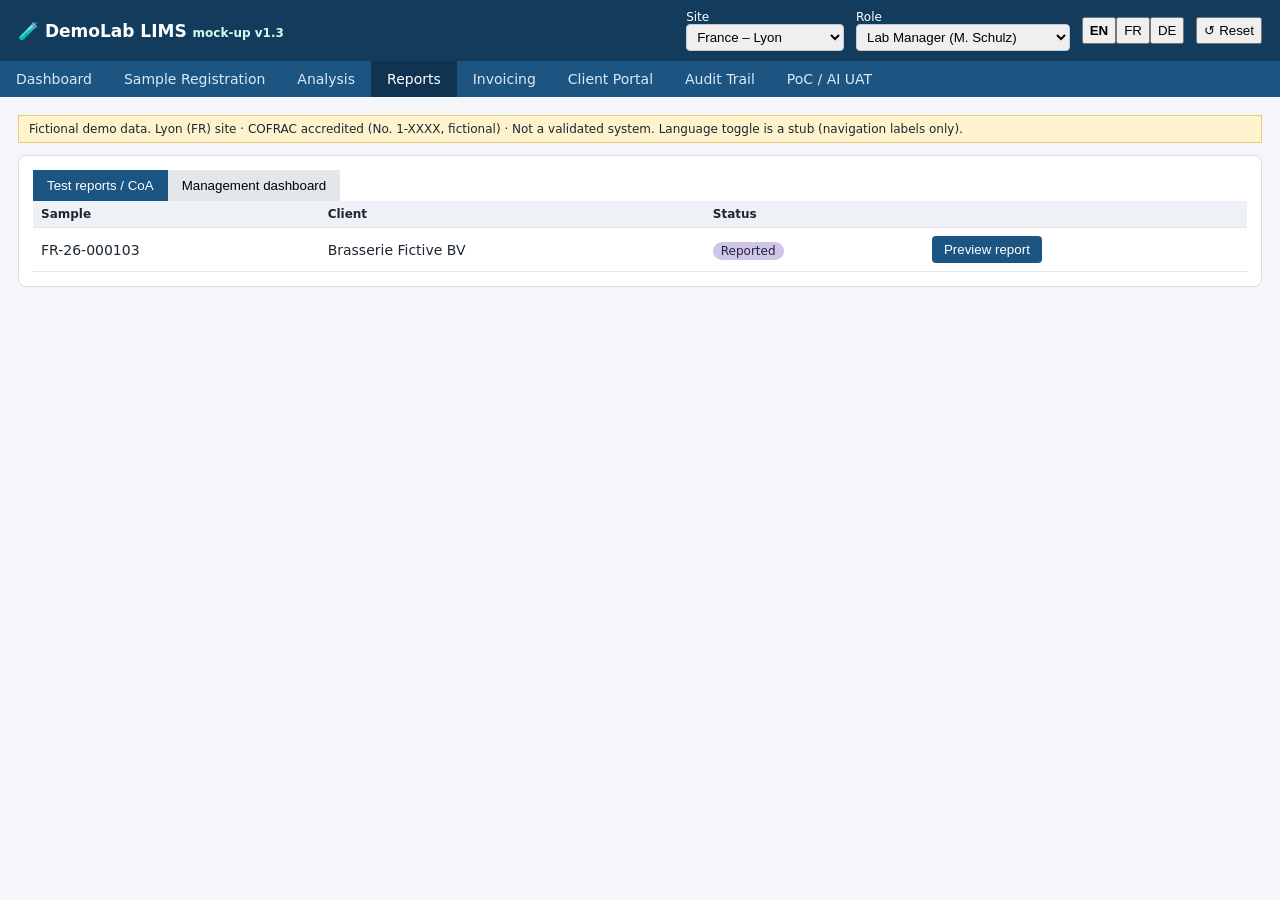
<file: reports.html>
<!doctype html><html lang="en"><head><meta charset="utf-8"><meta name="viewport" content="width=device-width,initial-scale=1"><title>DemoLab LIMS – reports</title><link rel="stylesheet" href="style.css"></head>
<body data-page="reports"><main id="main" data-testid="page-reports"></main><script src="data.js"></script><script src="app.js"></script></body></html>
</file>
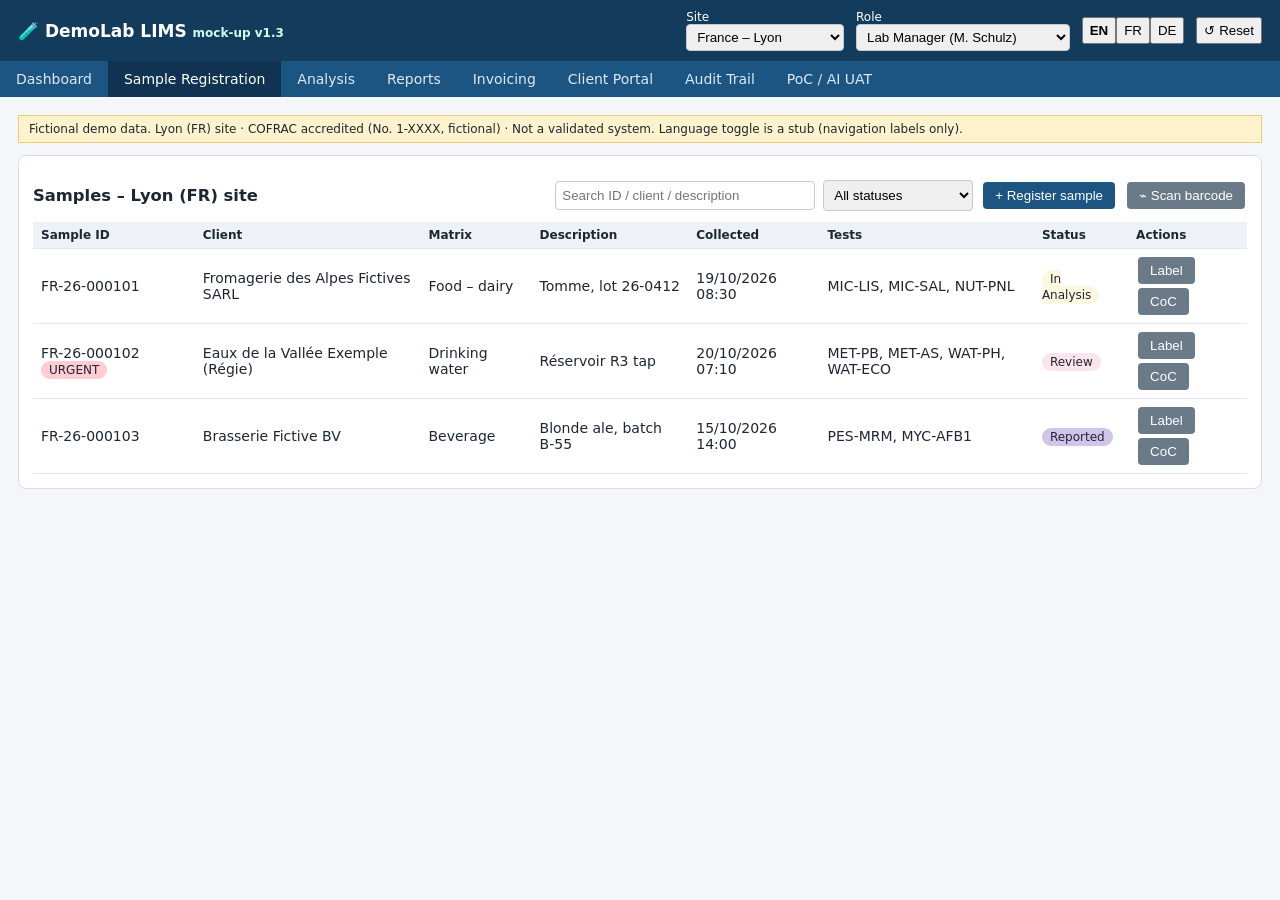
<file: samples.html>
<!doctype html><html lang="en"><head><meta charset="utf-8"><meta name="viewport" content="width=device-width,initial-scale=1"><title>DemoLab LIMS – samples</title><link rel="stylesheet" href="style.css"></head>
<body data-page="samples"><main id="main" data-testid="page-samples"></main><script src="data.js"></script><script src="app.js"></script></body></html>
</file>
<file: style.css>
*{box-sizing:border-box}body{margin:0;font-family:system-ui,Segoe UI,Arial,sans-serif;background:#f4f6f9;color:#1d2733;font-size:14px}
header{background:#123b5c;color:#fff;display:flex;flex-wrap:wrap;align-items:center;gap:12px;padding:10px 18px}
header .brand{font-weight:700;font-size:17px;margin-right:auto}header select,header button{padding:4px 6px}
nav{background:#1c5582;display:flex;flex-wrap:wrap}nav a{color:#dce9f5;padding:10px 16px;text-decoration:none}nav a.active,nav a:hover{background:#0f3350;color:#fff}
main{padding:18px;max-width:1300px;margin:auto}.banner{background:#fff3cd;border:1px solid #e6cf7a;padding:6px 10px;margin-bottom:12px;font-size:12px}
.card{background:#fff;border:1px solid #d8dee6;border-radius:8px;padding:14px;margin-bottom:14px}.grid{display:grid;grid-template-columns:repeat(auto-fit,minmax(200px,1fr));gap:12px}
.kpi b{font-size:26px;display:block}table{width:100%;border-collapse:collapse}th,td{text-align:left;padding:6px 8px;border-bottom:1px solid #e3e7ec}th{background:#eef2f6;font-size:12px}
.btn{background:#1c5582;color:#fff;border:0;border-radius:4px;padding:6px 12px;cursor:pointer;margin:2px}.btn.sec{background:#6b7a89}.btn.ok{background:#2e7d32}.btn.bad{background:#c62828}
.pill{padding:2px 8px;border-radius:10px;font-size:12px;background:#e3e7ec}.s-Registered{background:#e3f2fd}.s-Received{background:#e8eaf6}.s-In{background:#fff8e1}.s-Review{background:#fce4ec}.s-Approved,.s-Paid,.s-PASS{background:#c8e6c9}.s-Rejected,.s-FAIL,.s-Overdue{background:#ffcdd2}.s-Reported{background:#d1c4e9}.s-Issued{background:#fff8e1}
.tabs button{border:0;background:#e3e7ec;padding:8px 14px;cursor:pointer}.tabs button.on{background:#1c5582;color:#fff}.tab{display:none}.tab.on{display:block}
label{display:block;margin:6px 0 2px;font-size:12px;color:#55606c}input,select,textarea{width:100%;padding:6px;border:1px solid #c3ccd6;border-radius:4px}.row{display:grid;grid-template-columns:repeat(auto-fit,minmax(180px,1fr));gap:10px}
.modal{position:fixed;inset:0;background:rgba(0,0,0,.45);display:none;align-items:center;justify-content:center}.modal.on{display:flex}.modal .box{background:#fff;padding:18px;border-radius:8px;width:min(560px,94vw);max-height:90vh;overflow:auto}
.label{border:2px dashed #333;padding:10px;font-family:monospace;width:280px}.bars{font-size:30px;letter-spacing:-2px}#toast{position:fixed;bottom:16px;right:16px;background:#123b5c;color:#fff;padding:10px 14px;border-radius:6px;display:none}
.bar{height:16px;background:#1c5582;display:inline-block}.small{font-size:12px;color:#66707a}

.btn:disabled{background:#c5ccd3;color:#6b7280;cursor:not-allowed}
.xml{white-space:pre-wrap;word-break:break-all;overflow:auto;max-height:420px;max-width:100%;font-size:12px}
#inv-preview{max-width:100%;overflow:hidden}

/* v1.3 PoC page */
.poc h2{color:#123b5c;border-bottom:2px solid #d8dee6;padding-bottom:4px;margin-top:0}.poc p,.poc li{line-height:1.5}
.poc table td,.poc table th{vertical-align:top}.poc .tbl{overflow-x:auto}.ask{background:#e8f1f8;border-left:5px solid #1c5582;padding:10px 14px;margin:10px 0}
.warnbox{background:#fff8e1;border-left:5px solid #e6a700;padding:10px 14px}.toc a{margin-right:14px;color:#1c5582}
.gantt{display:grid;grid-template-columns:220px repeat(16,1fr);gap:2px;font-size:12px;align-items:center}.gantt .h{color:#66707a;text-align:center}
.gantt .g{height:18px;background:#1c5582;border-radius:3px}.gantt .g.b{background:#5b8db8}.gantt .g.c{background:#9bbad6}.gantt .g.m{background:#2e7d32}
.phase{display:grid;grid-template-columns:repeat(auto-fit,minmax(220px,1fr));gap:10px}.phase>div{border:1px solid #d8dee6;border-top:5px solid #1c5582;border-radius:6px;padding:10px}
video{width:100%;max-width:960px;border:1px solid #d8dee6;border-radius:6px;background:#000}
</file>
